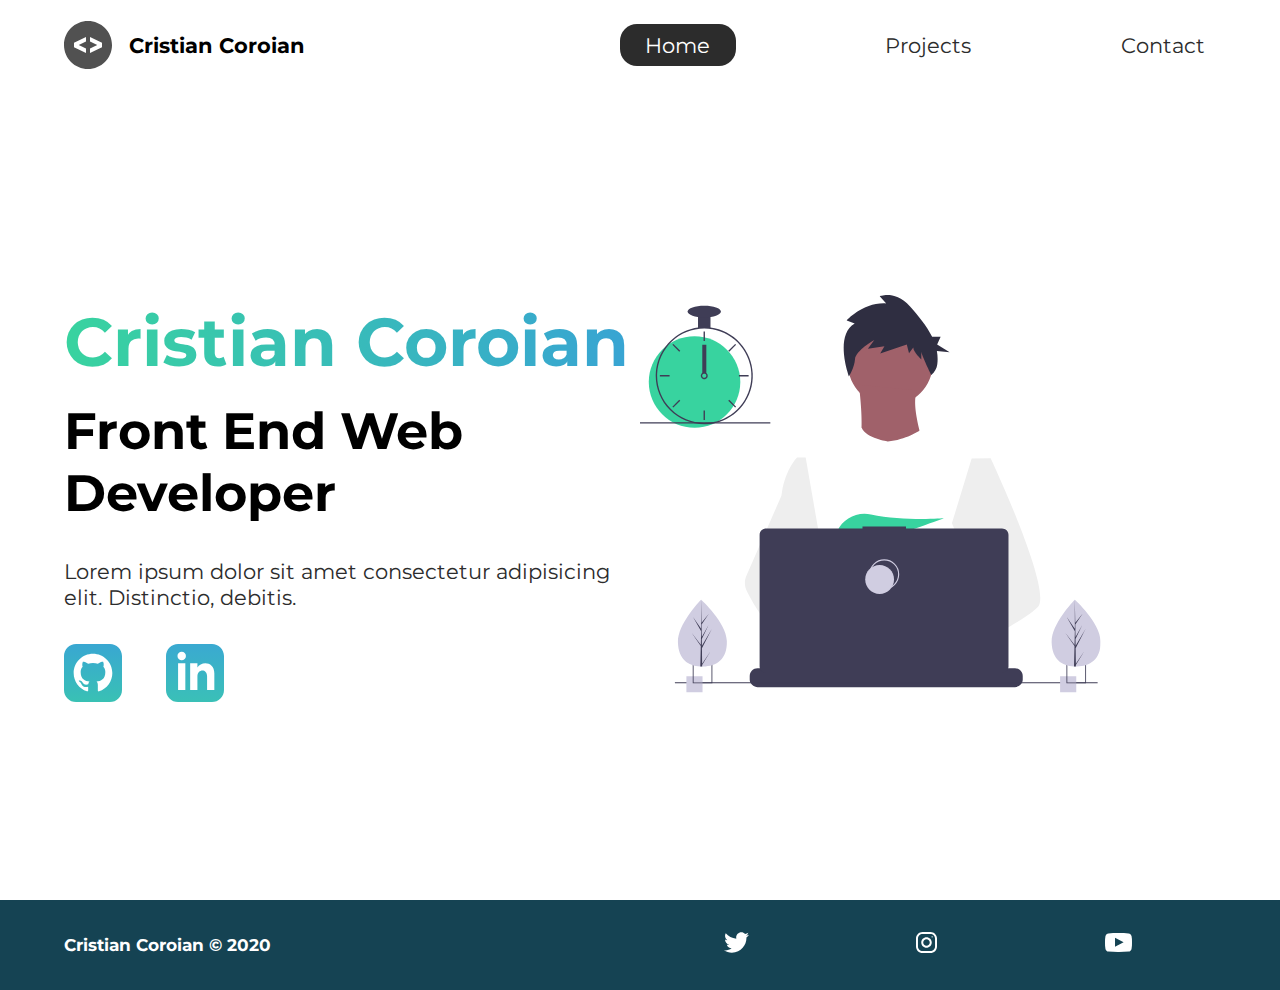
<file: index.html>
<!DOCTYPE html>
<html lang="en">
  <head>
    <meta charset="UTF-8" />
    <meta name="viewport" content="width=device-width, initial-scale=1.0" />
    <meta http-equiv="X-UA-Compatible" content="ie=edge" />
    <meta
      name="description"
      content="Cristian Coroian is a front end web developer who specializes in html,css"
    />
    <meta name="robots" content="index, follow" />
    <link
      href="https://fonts.googleapis.com/css?family=Montserrat:400,500&display=swap"
      rel="stylesheet"
    />
    <link rel="stylesheet" href="styles/style.css" />
    <title>Cristian Coroian | Web Developer</title>
  </head>
  <body>
    <header class="main-head">
      <nav>
        <div class="logo">
          <img src="icons/code.svg" alt="logo" />
          <h1>Cristian Coroian</h1>
        </div>
        <ul>
          <li><a class="active" href="index.html">Home</a></li>
          <li><a href="projects/">Projects</a></li>
          <li><a href="contact/">Contact</a></li>
        </ul>
      </nav>
    </header>
    <section class="intro">
      <div class="intro-text">
        <h2>Cristian Coroian</h2>
        <h3>
          Front End Web <br />
          Developer
        </h3>
        <p>
          Lorem ipsum dolor sit amet consectetur adipisicing elit. Distinctio,
          debitis.
        </p>
        <div class="intro-social">
          <a href="#"
            ><img src="icons/github.svg" alt="github-social-link"
          /></a>
          <a href="#"
            ><img src="icons/linked-in.svg" alt="linkedin-social-link"
          /></a>
        </div>
      </div>
      <div class="intro-images">
        <svg
          width="799"
          height="690"
          viewBox="0 0 799 690"
          fill="none"
          xmlns="http://www.w3.org/2000/svg"
        >
          <g id="undraw_dev_productivity_umsq (1) 1" clip-path="url(#clip0)">
            <path
              id="Vector"
              d="M516.92 624.636C516.92 624.636 512.16 626.266 504.42 628.576C487.31 633.706 455.65 642.216 428.82 643.916C405.72 645.396 386.2 641.836 382.63 626.766C381.1 620.286 383.27 614.956 388 610.576C402.12 597.486 439 592.796 468.25 591.186C476.51 590.736 484.15 590.526 490.51 590.446C501.31 590.306 508.39 590.526 508.39 590.526L508.56 591.186L516.92 624.636Z"
              fill="#A0616A"
            />
            <path
              id="Vector_2"
              d="M436.99 672.586C418.61 695.346 342.73 647.666 316.19 629.886C310.41 626.016 306.97 623.566 306.97 623.566L331.25 591.186L338.94 580.936C338.94 580.936 345.82 584.586 355.99 590.526C356.36 590.746 356.73 590.966 357.11 591.186C365.88 596.336 376.89 603.066 388 610.576C403.33 620.946 418.83 632.776 428.82 643.916C438.59 654.806 443.08 665.036 436.99 672.586Z"
              fill="#A0616A"
            />
            <g id="me">
              <path
                id="Vector_3"
                d="M434.672 191.952C475.283 191.607 507.926 158.406 507.582 117.795C507.237 77.1832 474.036 44.5403 433.425 44.8847C392.813 45.2291 360.17 78.4303 360.515 119.042C360.859 159.653 394.06 192.296 434.672 191.952Z"
                fill="#A0616A"
              />
              <path
                id="Vector_4"
                d="M379.477 155.65C379.477 155.65 394.216 259.972 373.002 271.875C351.787 283.779 499.929 283.588 499.929 283.588C499.929 283.588 466.124 193.284 480.809 165.449L379.477 155.65Z"
                fill="#A0616A"
              />
              <path
                id="Vector_5"
                d="M608.101 283.199L596.257 339.402L571.214 458.308L570.49 464.815L562.138 540.138L556.582 590.177L552.857 623.79C528.584 636.526 510.988 645.326 510.988 645.326C510.988 645.326 509.404 637.719 506.871 627.99C489.805 633.265 458.218 642.043 431.404 643.97C441.266 654.777 445.842 664.969 439.817 672.57C421.63 695.485 345.349 648.45 318.659 630.896C318.077 635.158 317.879 639.464 318.068 643.762L297.626 628.314L299.331 592.359L302.206 531.522L305.819 455.229C304.448 451.975 303.294 448.634 302.364 445.228C295.956 423.161 288.032 379.057 281.928 342.067C277.016 312.298 273.302 287.138 272.517 281.785C272.411 281.086 272.358 280.726 272.358 280.726L384.363 230.094C392.509 248.556 429.865 253.809 429.865 253.809C460.756 251.417 484.847 234.913 484.847 234.913L608.101 283.199Z"
                fill="white"
              />
              <path
                id="Vector_6"
                d="M372.285 49.3811L358.49 43.9934C358.49 43.9934 386.969 12.1 426.99 14.513L415.635 2.22366C415.635 2.22366 443.04 -9.01799 468.283 19.6674C481.553 34.7467 496.908 52.4737 506.557 72.5077L521.281 72.3829L515.251 85.9663L536.874 99.3152L514.777 97.0719C516.155 104.471 516.421 112.034 515.566 119.511C514.683 126.991 510.928 133.835 505.094 138.598V138.598C505.094 138.598 487.743 103.449 487.696 97.9443L487.813 111.705C487.813 111.705 473.959 99.4371 473.889 91.1807L466.471 100.877L462.593 85.7717L416.475 101.301L423.87 88.8526L395.157 93.2246L406.278 77.9923C406.278 77.9923 373.932 96.1568 372.811 111.304C371.689 126.452 362.299 140.875 362.299 140.875C362.299 140.875 336.213 70.3294 372.285 49.3811Z"
                fill="#2F2E41"
              />
              <path
                id="Vector_7"
                d="M690.215 540.422C682.794 548.605 664.338 560.992 641.951 574.422C633.623 579.413 624.757 584.559 615.71 589.676C594.122 601.889 571.514 614.001 552.857 623.79C528.584 636.526 510.988 645.326 510.988 645.326C510.988 645.326 509.403 637.719 506.871 627.99C503.48 614.968 498.397 598.141 493.184 590.715C493.002 590.456 492.82 590.218 492.638 589.979C491.121 588.022 489.601 586.885 488.112 586.897L562.138 540.138L594.127 519.926L570.489 464.814L540.842 395.683L557.908 339.727L575.062 283.479L608.101 283.199C608.101 283.199 619.243 306.985 633.514 340.166C635.647 345.128 637.851 350.299 640.096 355.64C669.469 425.394 706.176 522.836 690.215 540.422Z"
                fill="#EEEEEE"
              />
              <path
                id="Vector_8"
                d="M358.123 591.2C355.41 591.212 352.702 591.456 350.029 591.928C327.074 596.073 320.47 616.94 318.659 630.896C318.077 635.158 317.879 639.464 318.068 643.761L297.626 628.314L290.178 622.687C272.316 616.628 256.353 605.733 242.483 592.84C230.449 581.456 219.634 568.849 210.213 555.223C200.831 541.793 192.448 527.692 185.134 513.034C183.094 508.943 181.977 504.454 181.864 499.884C181.751 495.314 182.644 490.775 184.48 486.588L209.154 430.327L245.218 348.098C245.471 346.146 245.752 344.237 246.059 342.371C252.995 300.511 272.367 281.786 272.367 281.786L287.286 281.659L297.778 341.932L310.813 416.815L302.364 445.227L282.839 510.845L302.205 531.522L358.123 591.2Z"
                fill="#EEEEEE"
              />
            </g>
            <path
              id="Vector_9"
              d="M372.877 415.806L385.631 430.686C390.37 429.783 395.319 428.721 400.416 427.529L396.752 415.806L405.71 426.256C459.707 412.975 526.637 387.155 526.637 387.155C526.637 387.155 454.379 392.453 400.428 380.666C376.558 375.451 351.998 387.284 342.202 409.668C336.508 422.679 337.403 433.951 357.596 433.951C364.419 433.835 371.223 433.195 377.949 432.037L372.877 415.806Z"
              fill="#38D39F"
            />
            <path
              id="Vector_10"
              d="M663.65 660.386V666.456C663.654 668.122 663.345 669.774 662.74 671.326C662.472 672.018 662.147 672.687 661.77 673.326C660.578 675.326 658.887 676.983 656.862 678.133C654.838 679.283 652.549 679.887 650.22 679.886H203.67C201.342 679.887 199.053 679.283 197.028 678.133C195.003 676.983 193.312 675.326 192.12 673.326C191.743 672.687 191.419 672.018 191.15 671.326C190.546 669.774 190.237 668.122 190.24 666.456V660.386C190.24 658.622 190.587 656.876 191.262 655.246C191.936 653.616 192.926 652.136 194.173 650.888C195.42 649.641 196.901 648.652 198.53 647.977C200.16 647.302 201.906 646.955 203.67 646.956H229.41V644.126C229.41 644.052 229.425 643.979 229.453 643.911C229.481 643.843 229.522 643.782 229.574 643.73C229.626 643.678 229.688 643.636 229.756 643.608C229.824 643.58 229.897 643.566 229.97 643.566H243.4C243.474 643.566 243.547 643.58 243.615 643.608C243.683 643.636 243.745 643.678 243.797 643.73C243.849 643.782 243.89 643.843 243.918 643.911C243.946 643.979 243.96 644.052 243.96 644.126V646.956H252.35V644.126C252.35 644.052 252.365 643.979 252.393 643.911C252.421 643.843 252.462 643.782 252.514 643.73C252.566 643.678 252.628 643.636 252.696 643.608C252.764 643.58 252.837 643.566 252.91 643.566H266.34C266.414 643.566 266.487 643.58 266.555 643.608C266.623 643.636 266.684 643.678 266.736 643.73C266.789 643.782 266.83 643.843 266.858 643.911C266.886 643.979 266.9 644.052 266.9 644.126V646.956H275.3V644.126C275.3 644.052 275.315 643.979 275.343 643.911C275.371 643.843 275.412 643.782 275.464 643.73C275.516 643.678 275.578 643.636 275.646 643.608C275.714 643.58 275.787 643.566 275.86 643.566H289.29C289.364 643.566 289.437 643.58 289.505 643.608C289.573 643.636 289.634 643.678 289.686 643.73C289.739 643.782 289.78 643.843 289.808 643.911C289.836 643.979 289.85 644.052 289.85 644.126V646.956H298.24V644.126C298.24 644.052 298.255 643.979 298.283 643.911C298.311 643.843 298.352 643.782 298.404 643.73C298.456 643.678 298.518 643.636 298.586 643.608C298.654 643.58 298.727 643.566 298.8 643.566H312.23C312.304 643.566 312.377 643.58 312.445 643.608C312.513 643.636 312.574 643.678 312.626 643.73C312.678 643.782 312.72 643.843 312.748 643.911C312.776 643.979 312.79 644.052 312.79 644.126V646.956H321.18V644.126C321.18 644.052 321.194 643.979 321.223 643.911C321.251 643.843 321.292 643.782 321.344 643.73C321.396 643.678 321.458 643.636 321.526 643.608C321.594 643.58 321.667 643.566 321.74 643.566H335.17C335.244 643.566 335.317 643.58 335.385 643.608C335.453 643.636 335.514 643.678 335.566 643.73C335.618 643.782 335.66 643.843 335.688 643.911C335.716 643.979 335.73 644.052 335.73 644.126V646.956H344.13V644.126C344.13 644.052 344.145 643.979 344.173 643.911C344.201 643.843 344.242 643.782 344.294 643.73C344.346 643.678 344.408 643.636 344.476 643.608C344.544 643.58 344.617 643.566 344.69 643.566H358.12C358.194 643.566 358.267 643.58 358.335 643.608C358.403 643.636 358.464 643.678 358.516 643.73C358.569 643.782 358.61 643.843 358.638 643.911C358.666 643.979 358.68 644.052 358.68 644.126V646.956H367.07V644.126C367.07 644.052 367.085 643.979 367.113 643.911C367.141 643.843 367.182 643.782 367.234 643.73C367.286 643.678 367.348 643.636 367.416 643.608C367.484 643.58 367.557 643.566 367.63 643.566H472.83C472.904 643.566 472.977 643.58 473.045 643.608C473.113 643.636 473.174 643.678 473.227 643.73C473.279 643.782 473.32 643.843 473.348 643.911C473.376 643.979 473.39 644.052 473.39 644.126V646.956H481.79V644.126C481.79 644.052 481.804 643.979 481.833 643.911C481.861 643.843 481.902 643.782 481.954 643.73C482.006 643.678 482.068 643.636 482.136 643.608C482.204 643.58 482.277 643.566 482.35 643.566H495.78C495.928 643.567 496.07 643.627 496.175 643.732C496.279 643.836 496.339 643.978 496.34 644.126V646.956H504.73V644.126C504.73 644.052 504.745 643.979 504.773 643.911C504.801 643.843 504.842 643.782 504.894 643.73C504.946 643.678 505.008 643.636 505.076 643.608C505.144 643.58 505.217 643.566 505.29 643.566H518.72C518.794 643.566 518.867 643.58 518.935 643.608C519.003 643.636 519.065 643.678 519.117 643.73C519.169 643.782 519.21 643.843 519.238 643.911C519.266 643.979 519.28 644.052 519.28 644.126V646.956H527.67V644.126C527.67 644.052 527.685 643.979 527.713 643.911C527.741 643.843 527.782 643.782 527.834 643.73C527.886 643.678 527.948 643.636 528.016 643.608C528.084 643.58 528.157 643.566 528.23 643.566H541.66C541.734 643.566 541.807 643.58 541.875 643.608C541.943 643.636 542.005 643.678 542.057 643.73C542.109 643.782 542.15 643.843 542.178 643.911C542.206 643.979 542.22 644.052 542.22 644.126V646.956H550.62V644.126C550.62 644.052 550.635 643.979 550.663 643.911C550.691 643.843 550.732 643.782 550.784 643.73C550.836 643.678 550.898 643.636 550.966 643.608C551.034 643.58 551.107 643.566 551.18 643.566H564.61C564.757 643.568 564.898 643.628 565.001 643.733C565.104 643.837 565.161 643.979 565.16 644.126V646.956H573.56V644.126C573.56 644.052 573.575 643.979 573.603 643.911C573.631 643.843 573.672 643.782 573.724 643.73C573.776 643.678 573.838 643.636 573.906 643.608C573.974 643.58 574.047 643.566 574.12 643.566H587.55C587.624 643.566 587.697 643.58 587.765 643.608C587.833 643.636 587.895 643.678 587.947 643.73C587.999 643.782 588.04 643.843 588.068 643.911C588.096 643.979 588.11 644.052 588.11 644.126V646.956H596.5V644.126C596.5 644.052 596.515 643.979 596.543 643.911C596.571 643.843 596.612 643.782 596.664 643.73C596.716 643.678 596.778 643.636 596.846 643.608C596.914 643.58 596.987 643.566 597.06 643.566H610.49C610.564 643.566 610.637 643.58 610.705 643.608C610.773 643.636 610.835 643.678 610.887 643.73C610.939 643.782 610.98 643.843 611.008 643.911C611.036 643.979 611.05 644.052 611.05 644.126V646.956H650.22C651.984 646.955 653.731 647.302 655.36 647.977C656.99 648.652 658.471 649.641 659.718 650.888C660.965 652.136 661.954 653.616 662.629 655.246C663.304 656.876 663.651 658.622 663.65 660.386Z"
              fill="#3F3D56"
            />
            <path
              id="Vector_11"
              d="M793.5 671.326H60.5V673.326H793.5V671.326Z"
              fill="#3F3D56"
            />
            <path
              id="Vector_12"
              d="M627.694 404.757H461.251V401.326H385.78V404.757H218.651C215.665 404.757 212.801 405.943 210.69 408.054C208.578 410.166 207.392 413.029 207.392 416.015V643.927C207.392 646.913 208.578 649.776 210.69 651.888C212.801 653.999 215.665 655.185 218.651 655.185H627.694C630.68 655.185 633.544 653.999 635.655 651.888C637.767 649.776 638.953 646.913 638.953 643.927V416.015C638.953 414.537 638.662 413.073 638.096 411.707C637.53 410.341 636.701 409.1 635.655 408.054C634.61 407.009 633.369 406.18 632.003 405.614C630.637 405.048 629.173 404.757 627.694 404.757Z"
              fill="#3F3D56"
            />
            <path
              id="Vector_13"
              d="M423.5 509.326C437.307 509.326 448.5 498.133 448.5 484.326C448.5 470.519 437.307 459.326 423.5 459.326C409.693 459.326 398.5 470.519 398.5 484.326C398.5 498.133 409.693 509.326 423.5 509.326Z"
              stroke="#D0CDE1"
              stroke-width="2"
              stroke-miterlimit="10"
            />
            <path
              id="Vector_14"
              d="M415.5 518.326C429.307 518.326 440.5 507.133 440.5 493.326C440.5 479.519 429.307 468.326 415.5 468.326C401.693 468.326 390.5 479.519 390.5 493.326C390.5 507.133 401.693 518.326 415.5 518.326Z"
              fill="#D0CDE1"
            />
            <path
              id="Vector_15"
              d="M108.446 661.223H80.4463V689.223H108.446V661.223Z"
              fill="#D0CDE1"
            />
            <path
              id="Vector_16"
              d="M91.4502 639.223V673.223H125.45V639.223H91.4502ZM123.97 671.743H92.9202V640.703H123.97V671.743Z"
              fill="#3F3D56"
            />
            <path
              id="Vector_17"
              d="M756.446 661.223H728.446V689.223H756.446V661.223Z"
              fill="#D0CDE1"
            />
            <path
              id="Vector_18"
              d="M739.45 639.223V673.223H773.45V639.223H739.45ZM771.97 671.743H740.92V640.703H771.97V671.743Z"
              fill="#3F3D56"
            />
            <path
              id="Vector_19"
              d="M94.5802 230.113C138.399 230.113 173.921 194.592 173.921 150.773C173.921 106.955 138.399 71.4326 94.5802 71.4326C50.7617 71.4326 15.2397 106.955 15.2397 150.773C15.2397 194.592 50.7617 230.113 94.5802 230.113Z"
              fill="#38D39F"
            />
            <path
              id="Vector_20"
              d="M122.229 56.4899C115.045 55.5763 107.774 55.5763 100.59 56.4899C84.586 58.5913 69.5203 65.2398 57.181 75.6465C44.8417 86.0532 35.7467 99.7813 30.9754 115.202C28.8053 122.229 27.5764 129.514 27.3208 136.864C27.2848 137.886 27.2607 138.92 27.2607 139.954C27.283 162.264 36.1559 183.655 51.932 199.431C67.7082 215.207 89.0989 224.08 111.41 224.103C113.201 224.103 114.992 224.042 116.759 223.934C120.907 223.674 125.03 223.103 129.093 222.227C148.495 218.055 165.798 207.161 177.947 191.468C190.095 175.776 196.308 156.295 195.487 136.467C194.665 116.638 186.863 97.738 173.459 83.1039C160.054 68.4698 141.909 59.0435 122.229 56.4899H122.229ZM137.748 217.347H137.736C130.959 219.659 123.905 221.062 116.759 221.518C114.992 221.638 113.201 221.698 111.41 221.698C89.7377 221.672 68.961 213.051 53.6367 197.727C38.3123 182.402 29.6914 161.626 29.6649 139.954C29.6649 138.92 29.689 137.886 29.725 136.864C30.5514 115.744 39.5156 95.7617 54.7411 81.1008C69.9666 66.44 90.273 58.237 111.41 58.2089C130.776 58.21 149.513 65.0865 164.283 77.6131C179.052 90.1398 188.895 107.503 192.057 126.61C195.219 145.716 191.496 165.325 181.55 181.942C171.604 198.559 156.081 211.106 137.748 217.347H137.748Z"
              fill="#3F3D56"
            />
            <path
              id="Vector_21"
              d="M112.612 63.0176H110.208V79.8474H112.612V63.0176Z"
              fill="#3F3D56"
            />
            <path
              id="Vector_22"
              d="M57.8578 84.7018L56.1577 86.4019L68.0582 98.3023L69.7582 96.6022L57.8578 84.7018Z"
              fill="#3F3D56"
            />
            <path
              id="Vector_23"
              d="M34.4736 138.751V141.156H51.3034V138.751H34.4736Z"
              fill="#3F3D56"
            />
            <path
              id="Vector_24"
              d="M56.1578 193.506L57.8579 195.206L69.7584 183.306L68.0583 181.606L56.1578 193.506Z"
              fill="#3F3D56"
            />
            <path
              id="Vector_25"
              d="M153.062 96.6022L154.762 98.3022L166.662 86.4018L164.962 84.7017L153.062 96.6022Z"
              fill="#3F3D56"
            />
            <path
              id="Vector_26"
              d="M171.516 138.751V141.156H188.346V138.751H171.516Z"
              fill="#3F3D56"
            />
            <path
              id="Vector_27"
              d="M154.762 181.605L153.062 183.305L164.962 195.206L166.662 193.506L154.762 181.605Z"
              fill="#3F3D56"
            />
            <path
              id="Vector_28"
              d="M112.612 200.06H110.208V216.89H112.612V200.06Z"
              fill="#3F3D56"
            />
            <path
              id="Vector_29"
              d="M115.016 135.145C113.976 134.365 112.711 133.943 111.41 133.943C110.11 133.943 108.844 134.365 107.804 135.145C107.091 135.686 106.505 136.375 106.085 137.165C105.552 138.181 105.322 139.329 105.421 140.473C105.52 141.616 105.944 142.707 106.644 143.617C107.343 144.527 108.288 145.218 109.368 145.608C110.447 145.997 111.616 146.07 112.735 145.817C113.855 145.564 114.878 144.996 115.685 144.179C116.492 143.363 117.048 142.333 117.288 141.21C117.528 140.088 117.441 138.92 117.039 137.846C116.636 136.771 115.935 135.834 115.017 135.145H115.016ZM111.41 143.56C110.454 143.557 109.539 143.176 108.863 142.501C108.187 141.825 107.807 140.909 107.804 139.954C107.808 139.224 108.03 138.513 108.441 137.91C108.793 137.4 109.271 136.989 109.828 136.718C110.386 136.446 111.004 136.323 111.623 136.361C112.241 136.398 112.84 136.594 113.361 136.931C113.881 137.267 114.307 137.732 114.595 138.281C114.883 138.83 115.025 139.444 115.007 140.063C114.989 140.683 114.811 141.287 114.491 141.818C114.17 142.349 113.719 142.788 113.179 143.093C112.639 143.398 112.03 143.559 111.41 143.56V143.56Z"
              fill="#3F3D56"
            />
            <path
              id="Vector_30"
              d="M122.229 35.3687H100.591V57.007H122.229V35.3687Z"
              fill="#3F3D56"
            />
            <path
              id="Vector_31"
              d="M111.41 38.9748C127.344 38.9748 140.261 34.4 140.261 28.7567C140.261 23.1134 127.344 18.5386 111.41 18.5386C95.4757 18.5386 82.5586 23.1134 82.5586 28.7567C82.5586 34.4 95.4757 38.9748 111.41 38.9748Z"
              fill="#3F3D56"
            />
            <path id="clock-arrow" d="M115 86H108V135H115V86Z" fill="#3F3D56" />
            <path
              id="Vector_32"
              d="M226 220.44H0V222.844H226V220.44Z"
              fill="#3F3D56"
            />
            <g id="plant-left">
              <path
                id="Vector_33"
                d="M150.594 599.754C151.527 631.704 132.858 643.413 109.43 644.097C108.886 644.113 108.344 644.123 107.805 644.126C106.719 644.135 105.643 644.117 104.577 644.072C83.3891 643.193 66.6172 631.945 65.7495 602.232C64.8515 571.482 103.018 531.529 105.882 528.574L105.887 528.571C105.996 528.458 106.052 528.402 106.052 528.402C106.052 528.402 149.661 567.807 150.594 599.754Z"
                fill="#D0CDE1"
              />
              <path
                id="Vector_34"
                d="M107.744 639.255L122.626 617.124L107.774 641.636L107.805 644.126C106.719 644.135 105.643 644.117 104.577 644.072L105.315 612.06L105.295 611.813L105.322 611.766L105.393 608.741L89.0952 585.078L105.374 606.477L105.432 607.116L105.989 582.93L91.9122 558.397L106.029 578.681L105.882 528.574L105.882 528.407L105.887 528.571L106.821 568.062L119.651 552.021L106.863 571.464L107.143 593.098L118.949 571.984L107.187 596.279L107.343 608.308L124.512 578.897L107.395 612.505L107.744 639.255Z"
                fill="#3F3D56"
              />
            </g>
            <g id="plant-right">
              <path
                id="Vector_35"
                d="M798.594 599.754C799.527 631.704 780.858 643.413 757.43 644.097C756.886 644.113 756.344 644.123 755.805 644.126C754.719 644.135 753.643 644.117 752.577 644.072C731.389 643.193 714.617 631.945 713.749 602.232C712.851 571.482 751.018 531.529 753.882 528.574L753.887 528.571C753.996 528.458 754.052 528.402 754.052 528.402C754.052 528.402 797.661 567.807 798.594 599.754Z"
                fill="#D0CDE1"
              />
              <path
                id="Vector_36"
                d="M755.744 639.255L770.626 617.124L755.774 641.636L755.805 644.126C754.719 644.135 753.643 644.117 752.577 644.072L753.315 612.06L753.295 611.813L753.323 611.766L753.393 608.741L737.095 585.078L753.374 606.477L753.432 607.116L753.989 582.93L739.912 558.397L754.029 578.681L753.882 528.574L753.882 528.407L753.887 528.571L754.821 568.062L767.651 552.021L754.864 571.464L755.143 593.098L766.949 571.984L755.187 596.279L755.343 608.308L772.512 578.897L755.395 612.505L755.744 639.255Z"
                fill="#3F3D56"
              />
            </g>
          </g>
          <defs>
            <clipPath id="clip0">
              <rect width="798.627" height="689.223" fill="white" />
            </clipPath>
          </defs>
        </svg>
        <img class="splash" src="img/splash.svg" alt="" />
      </div>
    </section>
    <footer>
      <h4>Cristian Coroian &copy; 2020</h4>
      <ul>
        <li>
          <a href="#"><img src="icons/twitter 1.svg" alt="twitter-social" /></a>
        </li>
        <li>
          <a href="#"
            ><img src="icons/instagram 1.svg" alt="instagram-social"
          /></a>
        </li>
        <li>
          <a href="#"
            ><img src="icons/youtube-symbol 1.svg" alt="youtube-social"
          /></a>
        </li>
      </ul>
    </footer>
  </body>
</html>
</file>
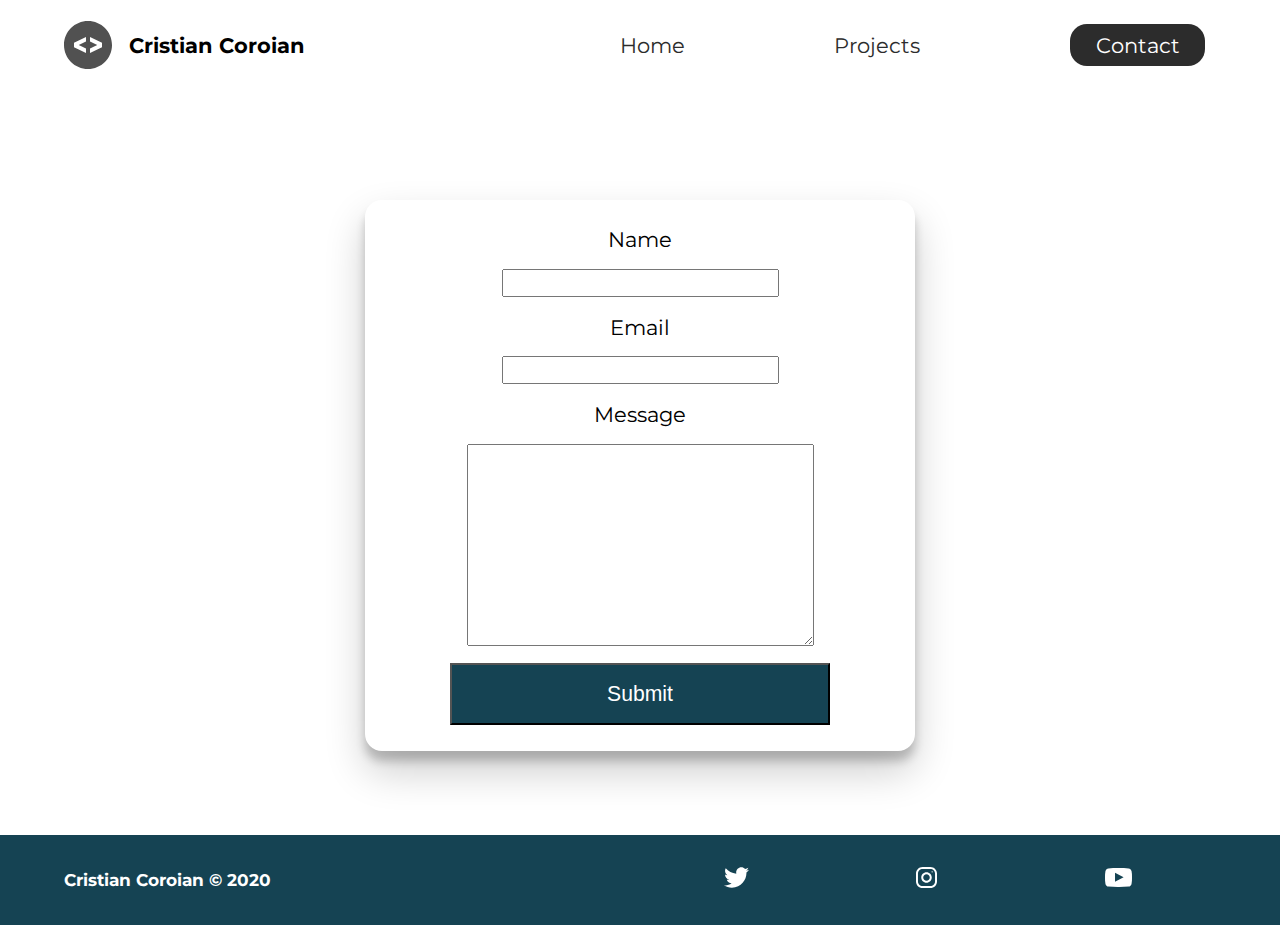
<file: contact/index.html>
<!DOCTYPE html>
<html lang="en">
  <head>
    <meta charset="UTF-8" />
    <meta name="viewport" content="width=device-width, initial-scale=1.0" />
    <meta http-equiv="X-UA-Compatible" content="ie=edge" />
    <meta
      name="description"
      content="Cristian Coroian is a front end web developer who specializes in html,css"
    />
    <meta name="robots" content="index, follow" />
    <link
      href="https://fonts.googleapis.com/css?family=Montserrat:400,500&display=swap"
      rel="stylesheet"
    />
    <link rel="stylesheet" href="../styles/style.css" />
    <title>Cristian Coroian | Web Developer</title>
  </head>
  <body>
    <header class="main-head">
      <nav>
        <div class="logo">
          <img src="../icons/code.svg" alt="logo" />
          <h1>Cristian Coroian</h1>
        </div>
        <ul>
          <li><a href="../index.html">Home</a></li>
          <li><a href="../projects/">Projects</a></li>
          <li><a class="active" href="index.html">Contact</a></li>
        </ul>
      </nav>
    </header>
    <section class="form-section">
      <form>
        <label for="name">Name</label>
        <input type="text" name="name" id="name" required />
        <label for="email">Email</label>
        <input type="email" name="email" id="email" required />
        <label for="message">Message</label>
        <textarea name="message" id="message" cols="30" rows="10"></textarea>
        <button type="submit">Submit</button>
      </form>
    </section>
    <footer>
      <h4>Cristian Coroian &copy; 2020</h4>
      <ul>
        <li>
          <a href="#"
            ><img src="../icons/twitter 1.svg" alt="twitter-social"
          /></a>
        </li>
        <li>
          <a href="#"
            ><img src="../icons/instagram 1.svg" alt="instagram-social"
          /></a>
        </li>
        <li>
          <a href="#"
            ><img src="../icons/youtube-symbol 1.svg" alt="youtube-social"
          /></a>
        </li>
      </ul>
    </footer>
  </body>
</html>
</file>
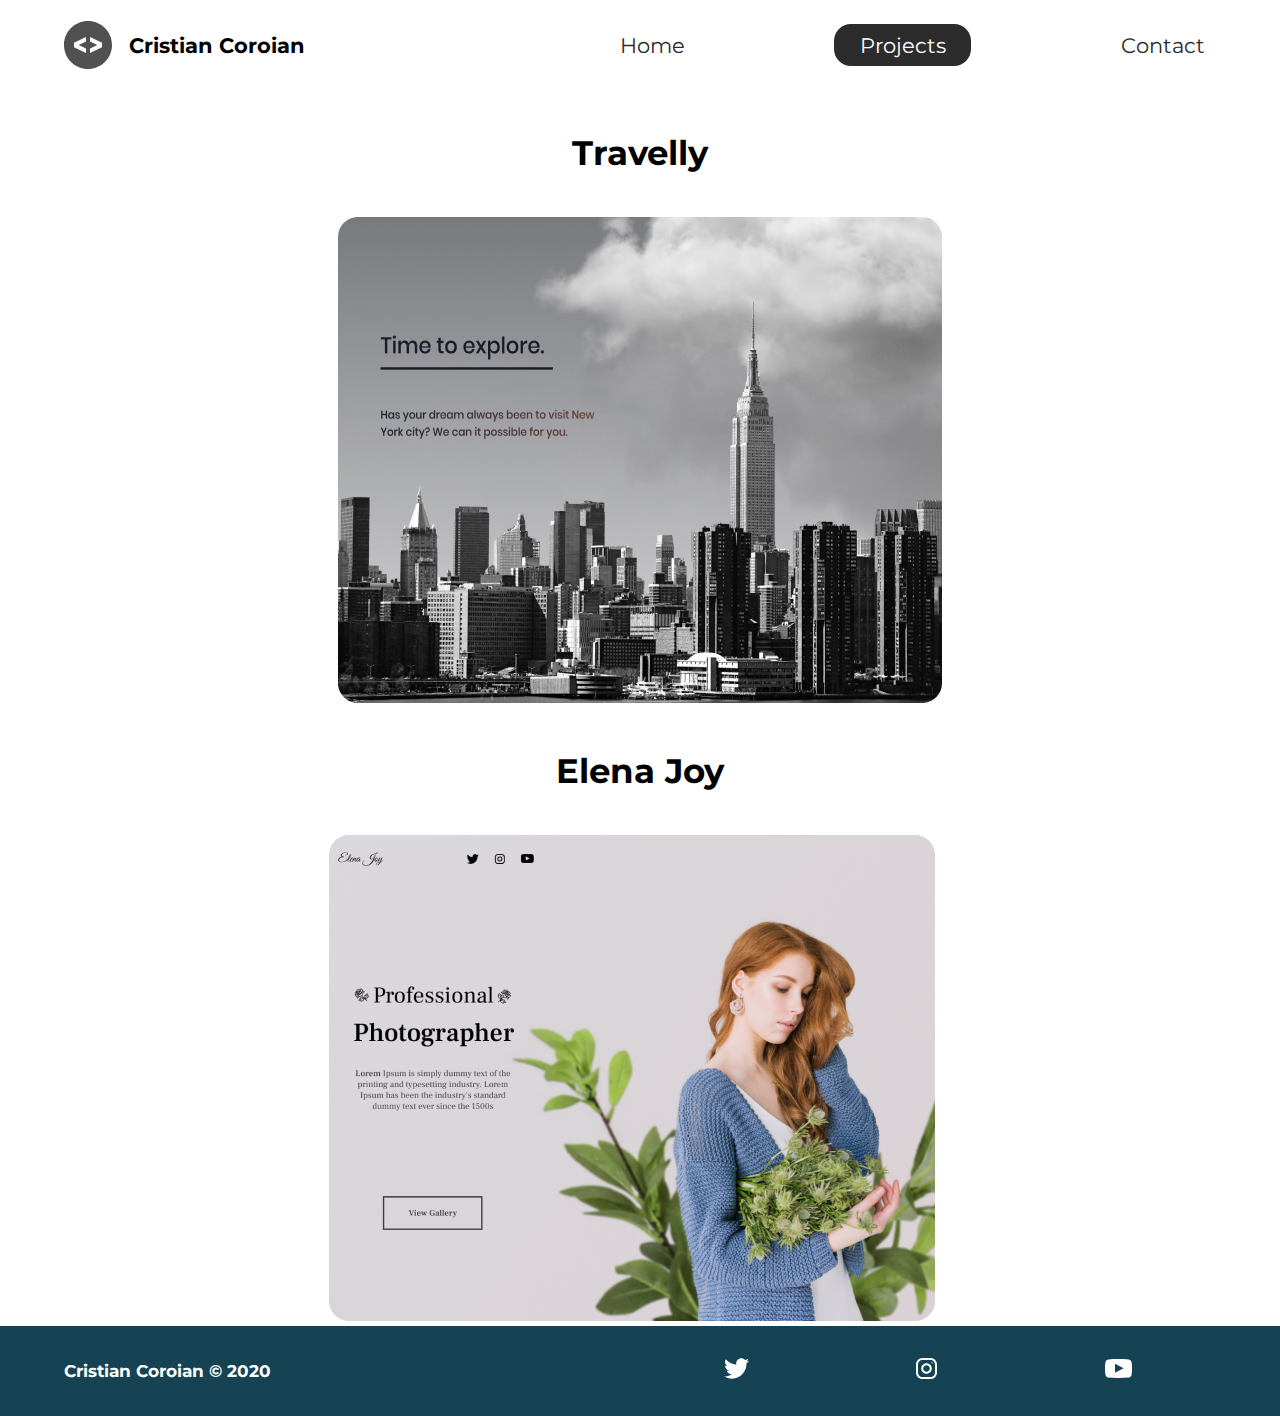
<file: projects/index.html>
<!DOCTYPE html>
<html lang="en">
  <head>
    <meta charset="UTF-8" />
    <meta name="viewport" content="width=device-width, initial-scale=1.0" />
    <meta http-equiv="X-UA-Compatible" content="ie=edge" />
    <meta
      name="description"
      content="Cristian Coroian is a front end web developer who specializes in html,css"
    />
    <meta name="robots" content="index, follow" />
    <link
      href="https://fonts.googleapis.com/css?family=Montserrat:400,500&display=swap"
      rel="stylesheet"
    />
    <link rel="stylesheet" href="../styles/style.css" />
    <title>Cristian Coroian | Web Developer</title>
  </head>
  <body>
    <header class="main-head">
      <nav>
        <div class="logo">
          <img src="../icons/code.svg" alt="logo" />
          <h1>Cristian Coroian</h1>
        </div>
        <ul>
          <li><a href="../index.html">Home</a></li>
          <li><a class="active" href="index.html">Projects</a></li>
          <li><a href="../contact/">Contact</a></li>
        </ul>
      </nav>
    </header>
    <section class="projects">
      <div class="travelly">
        <h2>Travelly</h2>
        <a
          href="https://www.travelly.crispy-hub.com"
          target="_blank"
          rel="noopener noreferrer"
        >
          <img src="../img/travelly.jpg" alt="travelly-project" />
        </a>
      </div>
      <div class="elena">
        <h2>Elena Joy</h2>
        <a
          href="https://www.elenajoy.crispy-hub.com"
          target="_blank"
          rel="noopener noreferrer"
        >
          <img src="../img/elena-joy.jpg" alt="elena-project" />
        </a>
      </div>
    </section>
    <footer>
      <h4>Cristian Coroian &copy; 2020</h4>
      <ul>
        <li>
          <a href="#"
            ><img src="../icons/twitter 1.svg" alt="twitter-social"
          /></a>
        </li>
        <li>
          <a href="#"
            ><img src="../icons/instagram 1.svg" alt="instagram-social"
          /></a>
        </li>
        <li>
          <a href="#"
            ><img src="../icons/youtube-symbol 1.svg" alt="youtube-social"
          /></a>
        </li>
      </ul>
    </footer>
  </body>
</html>
</file>
<file: styles/style.css>
* {
  margin: 0;
  padding: 0;
  -webkit-box-sizing: border-box;
  box-sizing: border-box;
}

html {
  font-size: 62.5%;
}

body {
  font-family: "Montserrat", sans-serif;
}

h1 {
  font-size: 2.5rem;
}

li,
button,
label,
input,
a,
p {
  font-size: 2.5rem;
}

h2 {
  font-size: 4rem;
}

h3 {
  font-size: 2.5rem;
}

h4,
h5 {
  font-size: 2rem;
}

ul {
  list-style: none;
}

a {
  text-decoration: none;
  color: #2c2c2c;
}
.main-head {
  width: 95%;
  margin: 0 0 0 auto;
}

nav {
  display: -webkit-box;
  display: -ms-flexbox;
  display: flex;
  -webkit-box-pack: justify;
      -ms-flex-pack: justify;
          justify-content: space-between;
  -webkit-box-align: center;
      -ms-flex-align: center;
          align-items: center;
  -webkit-box-orient: horizontal;
  -webkit-box-direction: normal;
      -ms-flex-direction: row;
          flex-direction: row;
  min-height: 10vh;
  width: 60%;
  -ms-flex-wrap: wrap;
      flex-wrap: wrap;
}

nav .logo {
  display: -webkit-box;
  display: -ms-flexbox;
  display: flex;
  -webkit-box-pack: start;
      -ms-flex-pack: start;
          justify-content: flex-start;
  -webkit-box-align: center;
      -ms-flex-align: center;
          align-items: center;
  -webkit-box-orient: horizontal;
  -webkit-box-direction: normal;
      -ms-flex-direction: row;
          flex-direction: row;
  -webkit-box-flex: 1;
      -ms-flex: 1 1 10rem;
          flex: 1 1 10rem;
}

nav .logo h1 {
  margin: 2rem;
}

nav ul {
  display: -webkit-box;
  display: -ms-flexbox;
  display: flex;
  -ms-flex-pack: distribute;
      justify-content: space-around;
  -webkit-box-align: center;
      -ms-flex-align: center;
          align-items: center;
  -webkit-box-orient: horizontal;
  -webkit-box-direction: normal;
      -ms-flex-direction: row;
          flex-direction: row;
  -webkit-box-flex: 1;
      -ms-flex: 1 1 40rem;
          flex: 1 1 40rem;
}

.intro {
  min-height: 90vh;
  width: 90%;
  margin: auto;
  -ms-flex-wrap: wrap;
      flex-wrap: wrap;
  display: -webkit-box;
  display: -ms-flexbox;
  display: flex;
  -webkit-box-pack: justify;
      -ms-flex-pack: justify;
          justify-content: space-between;
  -webkit-box-align: center;
      -ms-flex-align: center;
          align-items: center;
  -webkit-box-orient: horizontal;
  -webkit-box-direction: normal;
      -ms-flex-direction: row;
          flex-direction: row;
}

.intro h2 {
  font-size: 8rem;
  padding-top: 2rem;
  background: -webkit-gradient(linear, left top, right top, from(#38d39f), to(#38a4d3));
  background: linear-gradient(left, #38d39f, #38a4d3);
  -webkit-background-clip: text;
  background-clip: text;
  -webkit-text-fill-color: transparent;
  display: inline-block;
}

.intro h3 {
  font-size: 6rem;
  padding: 2rem 0rem;
}

.intro p {
  padding-top: 2rem;
  color: #2c2c2c;
}

.splash {
  position: absolute;
  top: 0%;
  right: 0%;
  height: 100%;
  z-index: -1;
}

.intro-social {
  margin-top: 4rem;
}

.intro-social a {
  margin-right: 5rem;
}

.active {
  background: #2c2c2c;
  color: white;
  padding: 1rem 3rem;
  border-radius: 2rem;
}

.intro-text,
.intro-images {
  -webkit-box-flex: 1;
      -ms-flex: 1 1 40rem;
          flex: 1 1 40rem;
}

#plant-left {
  -webkit-animation: plant 1.5s ease infinite alternate;
          animation: plant 1.5s ease infinite alternate;
}

#plant-right {
  -webkit-animation: plant 1.5s ease infinite alternate 0.5s;
          animation: plant 1.5s ease infinite alternate 0.5s;
}

#me {
  -webkit-animation: me 1s ease infinite alternate;
          animation: me 1s ease infinite alternate;
  -webkit-transform-origin: bottom;
          transform-origin: bottom;
}

#clock-arrow {
  -webkit-animation: clock 1.5s infinite linear;
          animation: clock 1.5s infinite linear;
  transform-box: fill-box;
  -webkit-transform-origin: bottom;
          transform-origin: bottom;
}

@-webkit-keyframes me {
  from {
    -webkit-transform: rotateZ(-5deg);
            transform: rotateZ(-5deg);
  }
  to {
    -webkit-transform: rotateZ(5deg);
            transform: rotateZ(5deg);
  }
}

@keyframes me {
  from {
    -webkit-transform: rotateZ(-5deg);
            transform: rotateZ(-5deg);
  }
  to {
    -webkit-transform: rotateZ(5deg);
            transform: rotateZ(5deg);
  }
}

@-webkit-keyframes plant {
  from {
    -webkit-transform: translateY(0%);
            transform: translateY(0%);
  }
  to {
    -webkit-transform: translateY(-30%);
            transform: translateY(-30%);
  }
}

@keyframes plant {
  from {
    -webkit-transform: translateY(0%);
            transform: translateY(0%);
  }
  to {
    -webkit-transform: translateY(-30%);
            transform: translateY(-30%);
  }
}

@-webkit-keyframes clock {
  from {
    -webkit-transform: rotateZ(0deg);
            transform: rotateZ(0deg);
  }
  to {
    -webkit-transform: rotateZ(360deg);
            transform: rotateZ(360deg);
  }
}

@keyframes clock {
  from {
    -webkit-transform: rotateZ(0deg);
            transform: rotateZ(0deg);
  }
  to {
    -webkit-transform: rotateZ(360deg);
            transform: rotateZ(360deg);
  }
}

.projects {
  width: 90%;
  margin: auto;
  min-height: 90vh;
  display: -webkit-box;
  display: -ms-flexbox;
  display: flex;
  -webkit-box-pack: justify;
      -ms-flex-pack: justify;
          justify-content: space-between;
  -webkit-box-align: center;
      -ms-flex-align: center;
          align-items: center;
  -webkit-box-orient: horizontal;
  -webkit-box-direction: normal;
      -ms-flex-direction: row;
          flex-direction: row;
  text-align: center;
  -ms-flex-wrap: wrap;
      flex-wrap: wrap;
}

.projects h2 {
  margin: 5rem;
}

.travelly,
.elena {
  -webkit-box-flex: 1;
      -ms-flex: 1 1 40rem;
          flex: 1 1 40rem;
}

.form-section {
  min-height: 80vh;
  display: -webkit-box;
  display: -ms-flexbox;
  display: flex;
  -webkit-box-pack: center;
      -ms-flex-pack: center;
          justify-content: center;
  -webkit-box-align: center;
      -ms-flex-align: center;
          align-items: center;
  -webkit-box-orient: horizontal;
  -webkit-box-direction: normal;
      -ms-flex-direction: row;
          flex-direction: row;
  margin-top: 3rem;
}

.form-section form {
  padding: 3rem 10rem;
  -webkit-box-shadow: 0px 10px 10px rgba(0, 0, 0, 0.2), 0px 20px 40px rgba(0, 0, 0, 0.2);
          box-shadow: 0px 10px 10px rgba(0, 0, 0, 0.2), 0px 20px 40px rgba(0, 0, 0, 0.2);
  display: -webkit-box;
  display: -ms-flexbox;
  display: flex;
  -webkit-box-pack: center;
      -ms-flex-pack: center;
          justify-content: center;
  -webkit-box-align: center;
      -ms-flex-align: center;
          align-items: center;
  -webkit-box-orient: vertical;
  -webkit-box-direction: normal;
      -ms-flex-direction: column;
          flex-direction: column;
  border-radius: 2rem;
}

.form-section form input,
.form-section form textarea {
  margin: 2rem;
}

.form-section form input:focus,
.form-section form textarea:focus {
  outline: 2px solid black;
}

.form-section form textarea {
  font-family: "Montserrat", sans-serif;
  font-size: 2rem;
}

.form-section form button {
  width: 100%;
  padding: 2rem;
  background: #154353;
  color: white;
}

.form-section form button:focus {
  background: #33696b;
}

footer {
  background: #154353;
  color: white;
  min-height: 10vh;
  padding: 0% 5%;
  display: -webkit-box;
  display: -ms-flexbox;
  display: flex;
  -webkit-box-pack: start;
      -ms-flex-pack: start;
          justify-content: flex-start;
  -webkit-box-align: center;
      -ms-flex-align: center;
          align-items: center;
  -webkit-box-orient: horizontal;
  -webkit-box-direction: normal;
      -ms-flex-direction: row;
          flex-direction: row;
}

footer ul {
  -webkit-box-flex: 1;
      -ms-flex: 1 1 40rem;
          flex: 1 1 40rem;
  display: -webkit-box;
  display: -ms-flexbox;
  display: flex;
  -ms-flex-pack: distribute;
      justify-content: space-around;
  -webkit-box-align: center;
      -ms-flex-align: center;
          align-items: center;
  -webkit-box-orient: horizontal;
  -webkit-box-direction: normal;
      -ms-flex-direction: row;
          flex-direction: row;
}

footer h4 {
  -webkit-box-flex: 1;
      -ms-flex: 1 1 40rem;
          flex: 1 1 40rem;
}

@media screen and (max-width: 1332px) {
  html {
    font-size: 53%;
  }
  .splash {
    display: none;
  }
  svg {
    width: 80%;
  }
  nav {
    width: 100%;
  }
}

@media screen and (max-width: 754px) {
  html {
    font-size: 45%;
  }
  svg {
    height: 60%;
  }
  .main-head {
    width: 100%;
  }
  nav .logo {
    display: -webkit-box;
    display: -ms-flexbox;
    display: flex;
    -webkit-box-pack: center;
        -ms-flex-pack: center;
            justify-content: center;
    -webkit-box-align: center;
        -ms-flex-align: center;
            align-items: center;
    -webkit-box-orient: vertical;
    -webkit-box-direction: normal;
        -ms-flex-direction: column;
            flex-direction: column;
    -webkit-box-flex: 1;
        -ms-flex: 1 1 20rem;
            flex: 1 1 20rem;
    margin-top: 2rem;
  }
  nav ul {
    -webkit-box-flex: 1;
        -ms-flex: 1 1 60rem;
            flex: 1 1 60rem;
    margin: 2rem 0rem;
  }
  .intro-text {
    margin-top: 5rem;
    text-align: center;
  }
  .intro-images {
    text-align: center;
  }
  .intro-social {
    display: -webkit-box;
    display: -ms-flexbox;
    display: flex;
    -webkit-box-pack: center;
        -ms-flex-pack: center;
            justify-content: center;
    -webkit-box-align: center;
        -ms-flex-align: center;
            align-items: center;
    -webkit-box-orient: horizontal;
    -webkit-box-direction: normal;
        -ms-flex-direction: row;
            flex-direction: row;
  }
  .intro-social a {
    margin: 2rem;
  }
  .travelly,
  .elena {
    -webkit-box-flex: 1;
        -ms-flex: 1 1 50rem;
            flex: 1 1 50rem;
  }
  .travelly img,
  .elena img {
    width: 100%;
    height: 100%;
  }
  form {
    padding: 0rem;
    width: 100%;
  }
}
/*# sourceMappingURL=style.css.map */
</file>
